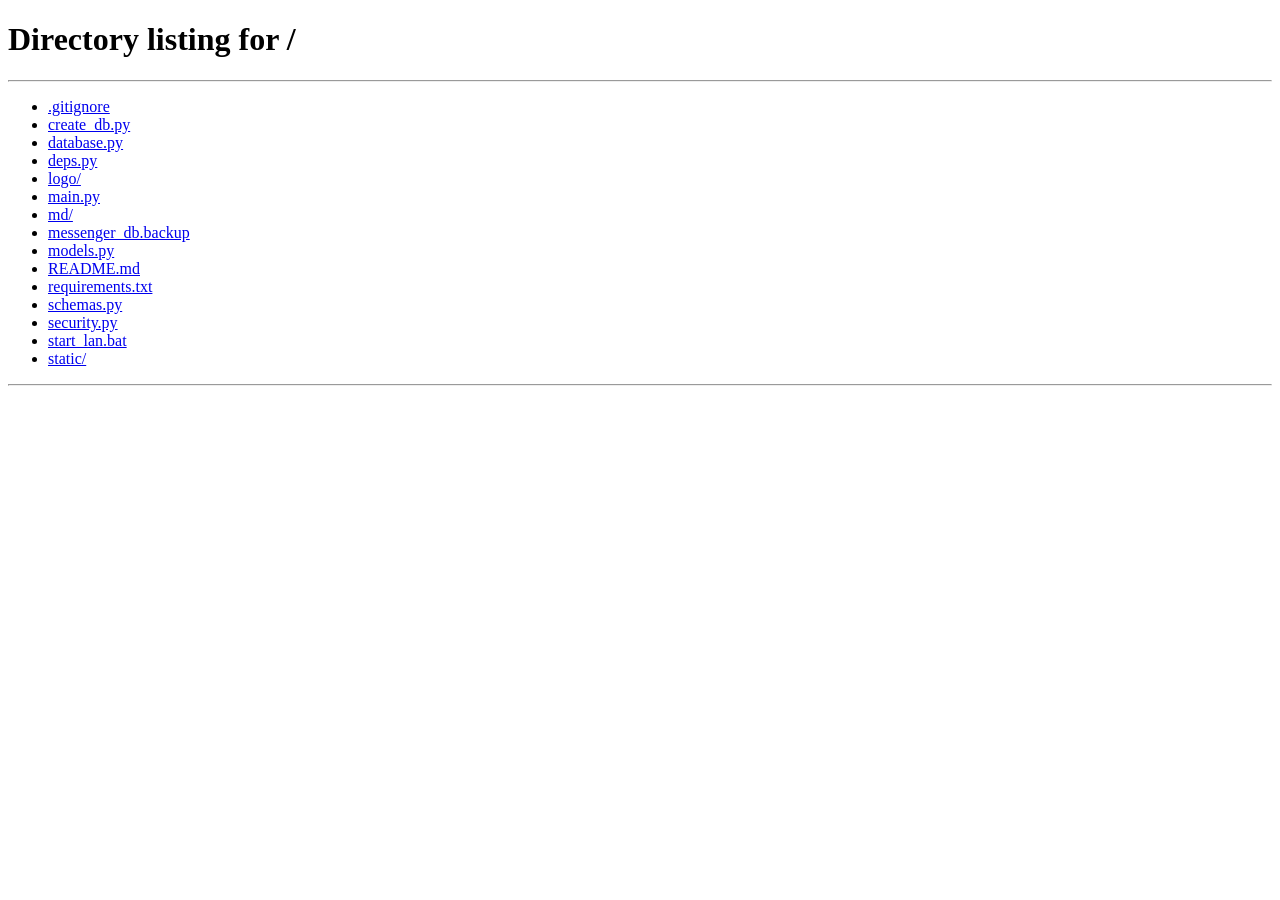
<file: static/index.html>
<!DOCTYPE html>
<html lang="ru">
<head>
  <meta charset="UTF-8">
  <meta name="viewport" content="width=device-width, initial-scale=1">
  <title>Kursach Messenger</title>
  <link rel="icon" type="image/svg+xml" href="/logo/Logo%20Kursach.svg">
  <link rel="apple-touch-icon" href="/logo/Logo%20Kursach.png">
  <link rel="stylesheet" href="/static/css/styles.css?v=18">
</head>
<body>
  <button id="themeToggle" class="secondary theme-toggle" type="button" aria-label="Переключить тему">Светлая тема</button>

  <main id="appScreen" class="app" aria-label="Kursach Messenger">
    <aside class="sidebar">
      <div class="sidebar-topbar">
        <div class="brand-mark">
          <img src="/logo/Logo%20Kursach.svg" alt="">
        </div>
        <div>
          <div class="app-name">Kursach</div>
          <div class="app-subtitle">Social messenger</div>
        </div>
        <button id="logoutBtn" class="icon-button logout-button" type="button" title="Выйти" aria-label="Выйти">⎋</button>
      </div>

      <div class="profile-card">
        <div id="meAvatar" class="avatar"></div>
        <div class="profile-copy">
          <div id="meName" class="current-user"></div>
          <div class="presence-line">
            <span class="status-dot"></span>
            <span id="wsStatus">Подключение...</span>
          </div>
          <button id="mePublicId" class="profile-id" type="button" title="Скопировать ID">ID: ...</button>
          <div id="meEmail" class="status"></div>
        </div>
        <button id="avatarBtn" class="icon-button avatar-button" type="button" title="Сменить аватар" aria-label="Сменить аватар">✦</button>
        <input id="avatarInput" class="hidden" type="file" accept="image/jpeg,image/png,image/webp,image/gif">
      </div>

      <div class="find-user">
        <button id="toggleFindUserBtn" class="find-user-toggle" type="button">Найти пользователя</button>
        <div id="findUserPanel" class="find-user-panel hidden">
          <div class="find-user-row">
            <input id="findUserIdInput" maxlength="8" placeholder="Введите ID">
            <button id="findUserBtn" class="icon-button" type="button" title="Найти" aria-label="Найти">⌕</button>
          </div>
          <div id="findUserResult" class="find-user-result"></div>
        </div>
      </div>

      <div class="create-group">
        <button id="toggleCreateGroupBtn" class="find-user-toggle" type="button">Создать группу</button>
      </div>

      <div class="search-shell">
        <span class="search-icon">⌕</span>
        <input id="contactSearch" type="search" placeholder="Поиск контактов">
      </div>

      <div class="section-heading">
        <h1>Сообщения</h1>
      </div>

      <div id="userList" class="users"></div>
    </aside>

    <section class="chat">
      <div class="ambient-grid" aria-hidden="true"></div>

      <header class="chat-title">
        <button id="backToContactsBtn" class="icon-button back-to-contacts" type="button" aria-label="Назад к контактам">‹</button>
        <div id="chatPeerAvatar" class="user-avatar chat-peer-avatar">?</div>
        <div class="chat-heading">
          <span id="chatTitle" class="chat-title-text">Выберите собеседника</span>
        </div>
        <button id="addGroupMembersBtn" class="add-members-button hidden" type="button">+ Участники</button>
      </header>

      <div id="typingIndicator" class="typing-indicator"></div>
      <div id="messages" class="messages"></div>
      <div id="messageMenu" class="message-menu hidden"></div>
      <button id="scrollToBottomBtn" class="scroll-bottom hidden" type="button" title="В конец переписки" aria-label="В конец переписки">↓</button>
      <div id="dropOverlay" class="drop-overlay">Отпустите файл, чтобы прикрепить изображение</div>
      <div id="chatError" class="error chat-error"></div>

      <form id="messageForm" class="composer hidden">
        <div id="replyPreview" class="reply-preview hidden">
          <div>
            <strong>Ответ</strong>
            <span id="replyPreviewText"></span>
          </div>
          <button id="clearReplyBtn" class="reply-clear" type="button" aria-label="Отменить ответ">×</button>
        </div>
        <button id="attachImageBtn" class="icon-button attach-button" type="button" title="Прикрепить файл" aria-label="Прикрепить файл">＋</button>
        <input id="messageImageInput" class="hidden" type="file">
        <div class="composer-input">
          <input id="messageText" maxlength="2000" placeholder="Напишите сообщение...">
        </div>
        <button class="icon-button emoji-button" type="button" title="Эмодзи" aria-label="Эмодзи">☺</button>
        <button class="send-button" type="submit" title="Отправить" aria-label="Отправить">➜</button>
      </form>
    </section>

    <div id="groupModal" class="modal-backdrop hidden">
      <form id="createGroupPanel" class="group-modal">
        <div class="modal-title-row">
          <div>
            <h2>Создать группу</h2>
            <p>Выберите участников из контактов</p>
          </div>
          <button id="closeGroupModalBtn" class="icon-button" type="button" aria-label="Закрыть">×</button>
        </div>

        <label for="groupTitleInput">Название</label>
        <input id="groupTitleInput" maxlength="80" placeholder="Например, Команда курсача">

        <div class="group-avatar-row">
          <button id="groupAvatarBtn" class="secondary" type="button">Аватар группы</button>
          <span id="groupAvatarName" class="group-avatar-name">Не выбран</span>
        </div>
        <input id="groupAvatarInput" class="hidden" type="file" accept="image/jpeg,image/png,image/webp,image/gif">

        <div class="modal-section-title">Участники</div>
        <div id="groupMembersList" class="group-members-list"></div>

        <div id="createGroupMessage" class="find-user-result"></div>

        <div class="modal-actions">
          <button id="cancelGroupBtn" class="secondary" type="button">Отмена</button>
          <button class="add-contact-button" type="submit">Создать</button>
        </div>
      </form>
    </div>

    <div id="addMembersModal" class="modal-backdrop hidden">
      <form id="addMembersPanel" class="group-modal">
        <div class="modal-title-row">
          <div>
            <h2>Добавить участников</h2>
            <p>Выберите людей из контактов</p>
          </div>
          <button id="closeAddMembersModalBtn" class="icon-button" type="button" aria-label="Закрыть">×</button>
        </div>

        <div id="addMembersList" class="group-members-list"></div>
        <div id="addMembersMessage" class="find-user-result"></div>

        <div class="modal-actions">
          <button id="cancelAddMembersBtn" class="secondary" type="button">Отмена</button>
          <button class="add-contact-button" type="submit">Добавить</button>
        </div>
      </form>
    </div>
  </main>

  <script src="/static/js/shared.js?v=18"></script>
  <script src="/static/js/messenger.js?v=19"></script>
</body>
</html>
</file>
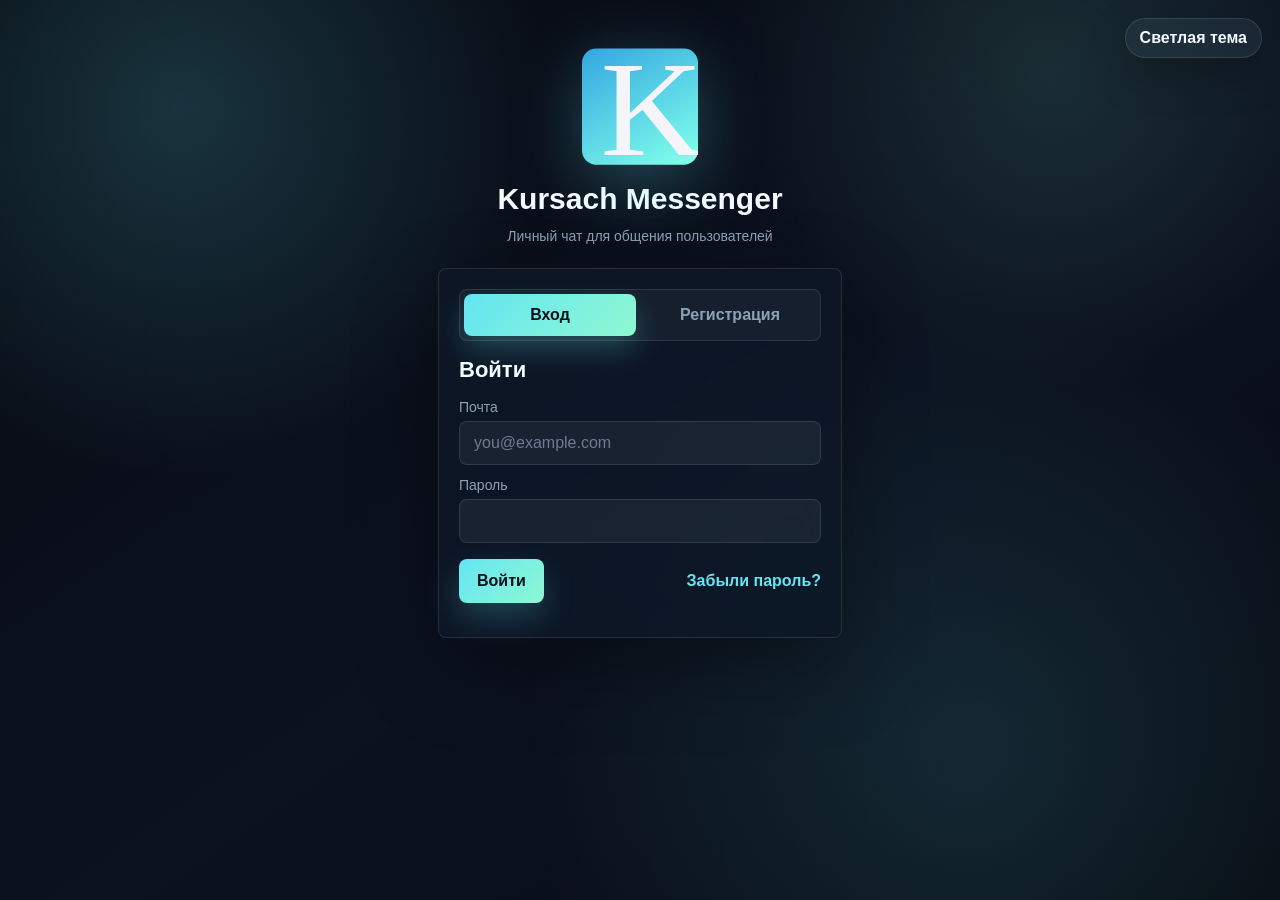
<file: static/auth.html>
﻿<!DOCTYPE html>
<html lang="ru">
<head>
  <meta charset="UTF-8">
  <meta name="viewport" content="width=device-width, initial-scale=1">
  <title>Kursach Messenger</title>
  <link rel="icon" type="image/svg+xml" href="/logo/Logo%20Kursach.svg">
  <link rel="apple-touch-icon" href="/logo/Logo%20Kursach.png">
  <link rel="stylesheet" href="/static/css/styles.css?v=3">
</head>
<body>
  <button id="themeToggle" class="secondary theme-toggle" type="button">Светлая тема</button>

  <main id="authScreen" class="auth">
    <section class="brand" aria-label="Логотип приложения">
      <img class="brand-logo" src="/logo/Logo%20Kursach.svg" alt="Kursach">
      <h1 class="brand-title">Kursach Messenger</h1>
      <p class="brand-subtitle">Личный чат для общения пользователей</p>
    </section>

    <section class="auth-card">
      <div class="auth-tabs">
        <button id="showLoginBtn" class="auth-tab active" type="button">Вход</button>
        <button id="showRegisterBtn" class="auth-tab" type="button">Регистрация</button>
      </div>

      <form id="loginForm">
        <h1>Войти</h1>
        <label for="loginEmail">Почта</label>
        <input id="loginEmail" type="email" autocomplete="email" placeholder="you@example.com" required>

        <label for="loginPassword">Пароль</label>
        <input id="loginPassword" type="password" autocomplete="current-password" required>

        <div class="auth-actions">
          <button type="submit">Войти</button>
          <button id="forgotBtn" class="link" type="button">Забыли пароль?</button>
        </div>
      </form>

      <form id="registerForm" class="hidden">
        <h1>Регистрация</h1>
        <label for="registerEmail">Почта</label>
        <input id="registerEmail" type="email" autocomplete="email" placeholder="you@example.com" required>

        <label for="registerUsername">Никнейм</label>
        <input id="registerUsername" autocomplete="username" placeholder="например, ivan" required>

        <label for="registerPassword">Пароль</label>
        <input id="registerPassword" type="password" autocomplete="new-password" placeholder="минимум 4 символа" required>

        <div class="auth-actions">
          <button type="submit">Создать аккаунт</button>
        </div>
      </form>

      <form id="forgotForm" class="hidden">
        <h1>Восстановление пароля</h1>
        <p class="hint">Введите почту аккаунта. Если SMTP настроен, код придет письмом.</p>

        <label for="forgotEmail">Почта</label>
        <input id="forgotEmail" type="email" autocomplete="email" required>

        <div class="auth-actions">
          <button type="submit">Получить код</button>
          <button class="link" type="button" data-screen="login">Назад ко входу</button>
        </div>
      </form>

      <form id="resetForm" class="hidden">
        <h1>Новый пароль</h1>
        <label for="resetEmail">Почта</label>
        <input id="resetEmail" type="email" autocomplete="email" required>

        <label for="resetCode">Код восстановления</label>
        <input id="resetCode" autocomplete="one-time-code" required>

        <label for="resetPassword">Новый пароль</label>
        <input id="resetPassword" type="password" autocomplete="new-password" required>

        <div class="auth-actions">
          <button type="submit">Сменить пароль</button>
          <button class="link" type="button" data-screen="login">Назад ко входу</button>
        </div>
      </form>

      <p id="authMessage" class="hint"></p>
      <p id="fileWarning" class="hint hidden">Страница открыта как файл. Запустите сервер и откройте http://127.0.0.1:8000</p>
    </section>
  </main>

  <script src="/static/js/shared.js?v=3"></script>
  <script src="/static/js/auth.js?v=3"></script>
</body>
</html>
</file>
<file: static/css/styles.css>
:root {
  color-scheme: dark;
  --bg: #070b12;
  --bg-2: #0b1220;
  --panel: rgba(15, 24, 38, 0.78);
  --panel-strong: rgba(17, 27, 43, 0.92);
  --panel-soft: rgba(255, 255, 255, 0.055);
  --app-shell: rgba(7, 11, 18, 0.42);
  --field-bg: rgba(255, 255, 255, 0.055);
  --field-bg-strong: rgba(255, 255, 255, 0.075);
  --chat-bg-1: rgba(8, 13, 22, 0.9);
  --chat-bg-2: rgba(12, 19, 32, 0.96);
  --chat-grid-dot: rgba(100, 229, 243, 0.24);
  --chat-sheen: rgba(255, 255, 255, 0.05);
  --incoming-bg: rgba(18, 29, 46, 0.82);
  --incoming-border: rgba(255, 255, 255, 0.09);
  --chip-bg: rgba(255, 255, 255, 0.12);
  --chip-bg-hover: rgba(255, 255, 255, 0.2);
  --message-image-bg: rgba(0, 0, 0, 0.18);
  --overlay-bg: rgba(6, 16, 24, 0.72);
  --line: rgba(255, 255, 255, 0.105);
  --line-strong: rgba(100, 229, 243, 0.28);
  --text: #f4fbff;
  --muted: #8fa1b5;
  --muted-2: #64758a;
  --accent: #64e5f3;
  --accent-2: #8ef8d2;
  --accent-dark: #25b8c9;
  --danger: #ff6b82;
  --success: #5cf5a3;
  --warning: #ffd166;
  --id-text: #041016;
  --id-bg: linear-gradient(135deg, rgba(100, 229, 243, 0.96), rgba(142, 248, 210, 0.92));
  --id-border: rgba(100, 229, 243, 0.56);
  --shadow: 0 28px 80px rgba(0, 0, 0, 0.38);
  --soft-shadow: 0 16px 44px rgba(0, 0, 0, 0.24);
  --glass: blur(22px) saturate(145%);
}

[data-theme="light"] {
  color-scheme: light;
  --bg: #f4fbff;
  --bg-2: #eaf6fb;
  --panel: rgba(255, 255, 255, 0.78);
  --panel-strong: rgba(255, 255, 255, 0.95);
  --panel-soft: rgba(13, 31, 45, 0.055);
  --app-shell: rgba(255, 255, 255, 0.58);
  --field-bg: rgba(255, 255, 255, 0.58);
  --field-bg-strong: rgba(255, 255, 255, 0.82);
  --chat-bg-1: rgba(236, 248, 252, 0.96);
  --chat-bg-2: rgba(219, 237, 244, 0.94);
  --chat-grid-dot: rgba(37, 184, 201, 0.22);
  --chat-sheen: rgba(8, 31, 42, 0.035);
  --incoming-bg: rgba(255, 255, 255, 0.76);
  --incoming-border: rgba(12, 40, 58, 0.12);
  --chip-bg: rgba(4, 16, 22, 0.065);
  --chip-bg-hover: rgba(4, 16, 22, 0.11);
  --message-image-bg: rgba(12, 40, 58, 0.07);
  --overlay-bg: rgba(236, 248, 252, 0.78);
  --line: rgba(12, 40, 58, 0.12);
  --line-strong: rgba(37, 184, 201, 0.35);
  --text: #0c1722;
  --muted: #627386;
  --muted-2: #7d8b99;
  --danger: #d93d59;
  --id-text: #03323a;
  --id-bg: linear-gradient(135deg, rgba(100, 229, 243, 0.34), rgba(255, 255, 255, 0.78));
  --id-border: rgba(37, 184, 201, 0.55);
  --shadow: 0 28px 80px rgba(18, 99, 123, 0.16);
  --soft-shadow: 0 16px 44px rgba(18, 99, 123, 0.12);
}

* { box-sizing: border-box; }

html,
body { height: 100%; }

body {
  margin: 0;
  min-height: 100vh;
  overflow: hidden;
  color: var(--text);
  font-family: Inter, "Segoe UI", Arial, sans-serif;
  background:
    radial-gradient(circle at 14% 12%, rgba(100, 229, 243, 0.18), transparent 23rem),
    radial-gradient(circle at 82% 8%, rgba(142, 248, 210, 0.12), transparent 20rem),
    radial-gradient(circle at 76% 84%, rgba(100, 229, 243, 0.12), transparent 28rem),
    linear-gradient(145deg, var(--bg), var(--bg-2) 54%, var(--bg));
}

body::before {
  content: "";
  position: fixed;
  inset: 0;
  pointer-events: none;
  opacity: 0.34;
  background-image:
    linear-gradient(rgba(100, 229, 243, 0.055) 1px, transparent 1px),
    linear-gradient(90deg, rgba(100, 229, 243, 0.045) 1px, transparent 1px);
  background-size: 72px 72px;
  mask-image: radial-gradient(circle at 50% 42%, #000, transparent 78%);
}

body::after {
  content: "";
  position: fixed;
  inset: 0;
  z-index: 4;
  pointer-events: none;
  opacity: 0;
  background:
    radial-gradient(circle at var(--flow-x, 86%) var(--flow-y, 12%), color-mix(in srgb, var(--accent) 42%, transparent), transparent 22rem),
    linear-gradient(135deg, transparent, color-mix(in srgb, var(--panel-soft) 58%, transparent), transparent);
  transform: translate3d(-8%, 6%, 0) scale(1.08);
}

body.auth-theme-flow::after { animation: authThemeFlow 0.85s ease both; }

@keyframes authThemeFlow {
  0% { opacity: 0; transform: translate3d(-10%, 7%, 0) scale(1.08); }
  38% { opacity: 0.78; }
  100% { opacity: 0; transform: translate3d(10%, -7%, 0) scale(1.16); }
}

h1,
h2,
p { margin-top: 0; }

h1 {
  margin-bottom: 16px;
  font-size: 22px;
  font-weight: 760;
}

label {
  display: block;
  margin: 12px 0 6px;
  color: var(--muted);
  font-size: 14px;
}

input {
  width: 100%;
  min-width: 0;
  padding: 12px 14px;
  border: 1px solid var(--line);
  border-radius: 8px;
  outline: none;
  background: var(--field-bg);
  color: var(--text);
  font: inherit;
  transition: border-color 0.2s ease, box-shadow 0.2s ease, background 0.2s ease;
}

input::placeholder { color: color-mix(in srgb, var(--muted) 72%, transparent); }

input:focus {
  border-color: var(--line-strong);
  box-shadow: 0 0 0 4px rgba(100, 229, 243, 0.09);
  background: var(--field-bg-strong);
}

button {
  border: 0;
  border-radius: 8px;
  font: inherit;
  font-weight: 720;
  cursor: pointer;
  transition: transform 0.18s ease, border-color 0.18s ease, background 0.18s ease, color 0.18s ease, box-shadow 0.18s ease;
}

button:hover { transform: translateY(-1px); }
button:active { transform: translateY(0); }

button.link {
  padding: 0;
  border: 0;
  background: transparent;
  color: var(--accent);
  font-weight: 700;
}

.secondary {
  padding: 10px 14px;
  background: var(--field-bg);
  border: 1px solid var(--line);
  color: var(--text);
}

.hidden { display: none !important; }

.theme-toggle {
  position: fixed;
  top: 18px;
  right: 18px;
  z-index: 5;
  border-radius: 999px;
  backdrop-filter: var(--glass);
  box-shadow: var(--soft-shadow);
}

.auth {
  max-width: 440px;
  margin: 0 auto;
  padding: 40px 18px 44px;
  position: relative;
  z-index: 1;
}

.brand {
  display: grid;
  justify-items: center;
  gap: 12px;
  margin-bottom: 24px;
  text-align: center;
}

.brand-logo {
  width: 116px;
  height: 130px;
  object-fit: contain;
  filter: drop-shadow(0 18px 34px rgba(100, 229, 243, 0.28));
}

.brand-title {
  margin: 0;
  font-size: 30px;
  font-weight: 820;
}

.brand-subtitle {
  margin: 0;
  color: var(--muted);
  font-size: 14px;
}

.auth-card {
  padding: 20px;
  border: 1px solid var(--line);
  border-radius: 8px;
  background: var(--panel);
  backdrop-filter: var(--glass);
  box-shadow: var(--shadow);
}

#loginForm,
#registerForm,
#forgotForm,
#resetForm {
  animation: authFormIn 0.36s ease both;
  transform-origin: 50% 18px;
}

@keyframes authFormIn {
  0% { opacity: 0; transform: translateY(10px) scale(0.985); }
  100% { opacity: 1; transform: translateY(0) scale(1); }
}

.auth-tabs {
  display: grid;
  grid-template-columns: 1fr 1fr;
  gap: 8px;
  margin-bottom: 16px;
  padding: 4px;
  border: 1px solid var(--line);
  border-radius: 8px;
  background: rgba(255, 255, 255, 0.045);
}

.auth-tab {
  min-height: 42px;
  background: transparent;
  color: var(--muted);
}

.auth-tab.active {
  background: linear-gradient(135deg, var(--accent), var(--accent-2));
  color: #061018;
  box-shadow: 0 14px 30px rgba(100, 229, 243, 0.24);
}

.hint,
.error,
.success {
  margin-top: 12px;
  color: var(--muted);
  font-size: 14px;
  line-height: 1.5;
  white-space: pre-line;
}

.error { color: var(--danger); }
.success { color: var(--success); }

.auth-actions {
  display: flex;
  align-items: center;
  justify-content: space-between;
  gap: 12px;
  margin-top: 16px;
}

.auth-actions button[type="submit"] {
  min-height: 44px;
  padding: 0 18px;
  background: linear-gradient(135deg, var(--accent), var(--accent-2));
  color: #061018;
  box-shadow: 0 14px 32px rgba(100, 229, 243, 0.22);
}

.app {
  position: relative;
  z-index: 1;
  display: grid;
  grid-template-columns: minmax(300px, 360px) minmax(0, 1fr);
  width: min(1480px, calc(100vw - 32px));
  height: min(920px, calc(100vh - 32px));
  margin: 16px auto;
  overflow: hidden;
  border: 1px solid var(--line);
  border-radius: 8px;
  background: var(--app-shell);
  box-shadow: var(--shadow);
}

.sidebar,
.chat-title,
.composer {
  background: var(--panel);
  backdrop-filter: var(--glass);
}

.sidebar {
  display: flex;
  flex-direction: column;
  gap: 16px;
  min-height: 0;
  padding: 18px;
  border-right: 1px solid var(--line);
  overflow: hidden;
}

.sidebar-topbar,
.profile-card,
.section-heading,
.presence-line,
.user,
.chat-title,
.composer,
.message-meta,
.message-tools {
  display: flex;
  align-items: center;
}

.sidebar-topbar { gap: 12px; }

.brand-mark {
  width: 44px;
  height: 44px;
  display: grid;
  place-items: center;
  border: 1px solid var(--line-strong);
  border-radius: 8px;
  background: rgba(100, 229, 243, 0.08);
}

.brand-mark img {
  width: 28px;
  height: 32px;
  object-fit: contain;
}

.app-name {
  font-size: 17px;
  font-weight: 820;
  letter-spacing: 0;
}

.app-subtitle {
  margin-top: 2px;
  color: var(--muted);
  font-size: 12px;
}

.logout-button { margin-left: auto; }

.profile-card {
  gap: 12px;
  padding: 14px;
  border: 1px solid var(--line);
  border-radius: 8px;
  background:
    linear-gradient(135deg, rgba(100, 229, 243, 0.09), transparent),
    rgba(255, 255, 255, 0.045);
  box-shadow: var(--soft-shadow);
}

.profile-copy {
  min-width: 0;
  flex: 1;
}

.avatar,
.user-avatar {
  display: inline-grid;
  place-items: center;
  flex: 0 0 auto;
  overflow: hidden;
  border-radius: 50%;
  background:
    radial-gradient(circle at 28% 22%, rgba(255, 255, 255, 0.9), transparent 18%),
    linear-gradient(135deg, var(--accent), var(--accent-2));
  color: #061018;
  font-weight: 860;
}

.avatar {
  width: 54px;
  height: 54px;
  border: 1px solid var(--line-strong);
  box-shadow: 0 14px 36px rgba(100, 229, 243, 0.22);
}

.user-avatar {
  width: 46px;
  height: 46px;
  font-size: 16px;
}

.avatar img,
.user-avatar img {
  width: 100%;
  height: 100%;
  object-fit: cover;
}

.current-user {
  overflow: hidden;
  text-overflow: ellipsis;
  white-space: nowrap;
  font-weight: 800;
}

.status {
  margin-top: 4px;
  overflow: hidden;
  color: var(--muted-2);
  font-size: 12px;
  text-overflow: ellipsis;
  white-space: nowrap;
}

.profile-id {
  width: fit-content;
  max-width: 100%;
  margin-top: 7px;
  padding: 5px 8px;
  border: 1px solid var(--id-border);
  border-radius: 999px;
  background: var(--id-bg);
  color: var(--id-text);
  font-size: 12px;
  font-weight: 900;
  box-shadow: 0 10px 22px rgba(100, 229, 243, 0.16);
}

.profile-id:hover {
  border-color: var(--accent);
  box-shadow: 0 14px 30px rgba(100, 229, 243, 0.24);
}

.presence-line {
  gap: 7px;
  margin-top: 4px;
  color: var(--muted);
  font-size: 12px;
  font-weight: 650;
}

.status-dot,
.chat-presence-dot {
  width: 9px;
  height: 9px;
  border-radius: 999px;
  background: var(--success);
  box-shadow: 0 0 0 4px rgba(92, 245, 163, 0.13), 0 0 18px rgba(92, 245, 163, 0.42);
}

.avatar-button {
  color: var(--accent);
  background: rgba(100, 229, 243, 0.08);
}

.avatar-button:hover {
  background: rgba(100, 229, 243, 0.15);
}

.icon-button {
  width: 40px;
  height: 40px;
  display: inline-grid;
  place-items: center;
  flex: 0 0 auto;
  padding: 0;
  border: 1px solid var(--line);
  border-radius: 8px;
  background: var(--field-bg);
  color: var(--text);
}

.icon-button:hover {
  border-color: var(--line-strong);
  background: rgba(100, 229, 243, 0.105);
  color: var(--accent);
  box-shadow: 0 12px 28px rgba(0, 0, 0, 0.18);
}

.search-shell {
  position: relative;
}

.find-user {
  display: grid;
  gap: 8px;
}

.create-group {
  display: grid;
  gap: 8px;
}

.find-user-toggle {
  min-height: 42px;
  padding: 0 12px;
  border: 1px solid var(--line-strong);
  border-radius: 8px;
  background: rgba(100, 229, 243, 0.08);
  color: var(--accent);
  font-weight: 820;
}

.find-user-toggle:hover {
  background: rgba(100, 229, 243, 0.14);
}

.find-user-panel {
  display: grid;
  gap: 8px;
  padding: 10px;
  border: 1px solid var(--line);
  border-radius: 8px;
  background: var(--field-bg);
}

.find-user-row {
  display: flex;
  gap: 8px;
}

.find-user-row input {
  height: 40px;
  text-transform: uppercase;
}

.find-user-result {
  min-height: 0;
  color: var(--muted);
  font-size: 13px;
}

.found-user {
  display: flex;
  align-items: center;
  gap: 10px;
}

.found-user-copy {
  min-width: 0;
  flex: 1;
}

.found-user-name {
  overflow: hidden;
  color: var(--text);
  font-weight: 820;
  text-overflow: ellipsis;
  white-space: nowrap;
}

.found-user-id {
  margin-top: 2px;
  color: var(--muted);
  font-size: 12px;
}

.add-contact-button {
  min-height: 34px;
  padding: 0 10px;
  border: 1px solid var(--line-strong);
  border-radius: 8px;
  background: linear-gradient(135deg, var(--accent), var(--accent-2));
  color: #041016;
  font-size: 12px;
  font-weight: 860;
}

.group-avatar-row {
  display: flex;
  align-items: center;
  gap: 8px;
}

.group-avatar-row .secondary {
  min-height: 38px;
  flex: 0 0 auto;
}

.group-avatar-name {
  min-width: 0;
  overflow: hidden;
  color: var(--muted);
  font-size: 12px;
  text-overflow: ellipsis;
  white-space: nowrap;
}

.modal-backdrop {
  position: absolute;
  inset: 0;
  z-index: 10;
  display: grid;
  place-items: center;
  padding: 18px;
  background: rgba(4, 10, 16, 0.54);
  backdrop-filter: blur(14px);
}

.group-modal {
  width: min(460px, 100%);
  max-height: min(720px, calc(100vh - 40px));
  display: flex;
  flex-direction: column;
  gap: 12px;
  padding: 18px;
  border: 1px solid var(--line);
  border-radius: 8px;
  background: var(--panel-strong);
  box-shadow: var(--shadow);
}

.modal-title-row {
  display: flex;
  align-items: flex-start;
  justify-content: space-between;
  gap: 14px;
}

.modal-title-row h2 {
  margin: 0;
  font-size: 20px;
}

.modal-title-row p {
  margin: 4px 0 0;
  color: var(--muted);
  font-size: 13px;
}

.modal-section-title {
  color: var(--muted);
  font-size: 13px;
  font-weight: 800;
}

.group-members-list {
  display: flex;
  flex-direction: column;
  gap: 8px;
  min-height: 92px;
  max-height: 260px;
  overflow-y: auto;
  padding-right: 2px;
}

.group-member-option {
  display: flex;
  align-items: center;
  gap: 10px;
  min-height: 58px;
  margin: 0;
  padding: 8px;
  border: 1px solid var(--line);
  border-radius: 8px;
  background: var(--field-bg);
  cursor: pointer;
}

.group-member-option:hover {
  border-color: var(--line-strong);
  background: var(--field-bg-strong);
}

.group-member-option input {
  width: 16px;
  height: 16px;
  flex: 0 0 auto;
}

.group-member-copy {
  min-width: 0;
  display: grid;
  gap: 2px;
}

.group-member-copy strong,
.group-member-copy span {
  overflow: hidden;
  text-overflow: ellipsis;
  white-space: nowrap;
}

.group-member-copy strong {
  color: var(--text);
  font-size: 14px;
}

.group-member-copy span,
.group-members-empty {
  color: var(--muted);
  font-size: 12px;
}

.group-members-empty {
  padding: 12px;
  border: 1px dashed var(--line);
  border-radius: 8px;
}

.modal-actions {
  display: flex;
  justify-content: flex-end;
  gap: 10px;
}

.search-shell input {
  height: 46px;
  padding-left: 42px;
  border-radius: 8px;
  background: var(--field-bg);
}

.search-icon {
  position: absolute;
  left: 15px;
  top: 50%;
  z-index: 1;
  color: var(--muted);
  transform: translateY(-50%);
}

.section-heading {
  justify-content: space-between;
  gap: 12px;
}

.section-heading h1 {
  margin: 0;
  font-size: 18px;
}

.users {
  display: flex;
  flex-direction: column;
  gap: 8px;
  min-height: 0;
  overflow-y: auto;
  padding-right: 2px;
}

.users::-webkit-scrollbar,
.messages::-webkit-scrollbar { width: 8px; }

.users::-webkit-scrollbar-thumb,
.messages::-webkit-scrollbar-thumb {
  border-radius: 999px;
  background: rgba(100, 229, 243, 0.18);
}

.user {
  position: relative;
  width: 100%;
  gap: 12px;
  min-height: 74px;
  padding: 11px;
  border: 1px solid transparent;
  border-radius: 8px;
  color: var(--text);
  background: transparent;
  text-align: left;
}

.user:hover {
  border-color: rgba(100, 229, 243, 0.16);
  background: var(--field-bg);
}

.user.active {
  border-color: var(--line-strong);
  background:
    linear-gradient(135deg, rgba(100, 229, 243, 0.16), rgba(255, 255, 255, 0.055)),
    rgba(255, 255, 255, 0.05);
  box-shadow: 0 14px 34px rgba(0, 0, 0, 0.16);
}

.user-body {
  min-width: 0;
  flex: 1;
}

.user-row {
  display: flex;
  justify-content: space-between;
  gap: 10px;
}

.user-name {
  display: inline-flex;
  align-items: center;
  gap: 8px;
  min-width: 0;
  overflow: hidden;
  font-weight: 790;
}

.user-name-text,
.last-message {
  overflow: hidden;
  text-overflow: ellipsis;
  white-space: nowrap;
}

.last-message {
  margin-top: 6px;
  color: var(--muted);
  font-size: 13px;
  font-weight: 520;
}

.last-time {
  flex: 0 0 auto;
  color: var(--muted-2);
  font-size: 12px;
  font-weight: 650;
}

.unread-badge {
  min-width: 22px;
  height: 22px;
  display: inline-grid;
  place-items: center;
  padding: 0 7px;
  border-radius: 999px;
  background: linear-gradient(135deg, var(--accent), var(--accent-2));
  color: #061018;
  font-size: 12px;
  font-weight: 860;
  box-shadow: 0 0 0 3px rgba(100, 229, 243, 0.12);
  animation: unreadBadgeIn 0.28s ease both;
}

.unread-badge.bump { animation: unreadBadgeBump 0.52s ease both; }

@keyframes unreadBadgeIn {
  0% { opacity: 0; transform: translateY(4px) scale(0.7); }
  100% { opacity: 1; transform: translateY(0) scale(1); }
}

@keyframes unreadBadgeBump {
  0% { transform: scale(0.76); box-shadow: 0 0 0 0 rgba(100, 229, 243, 0.42); }
  45% { transform: scale(1.22); box-shadow: 0 0 0 8px rgba(100, 229, 243, 0); }
  72% { transform: scale(0.94); }
  100% { transform: scale(1); box-shadow: 0 0 0 3px rgba(100, 229, 243, 0.12); }
}

.chat {
  position: relative;
  display: flex;
  flex-direction: column;
  min-width: 0;
  min-height: 0;
  overflow: hidden;
  background:
    radial-gradient(circle at 28% 14%, rgba(100, 229, 243, 0.12), transparent 20rem),
    radial-gradient(circle at 82% 74%, rgba(142, 248, 210, 0.11), transparent 22rem),
    linear-gradient(150deg, var(--chat-bg-1), var(--chat-bg-2));
}

.ambient-grid {
  position: absolute;
  inset: 0;
  pointer-events: none;
  opacity: 0.42;
  background-image:
    radial-gradient(circle at 1px 1px, rgba(100, 229, 243, 0.24) 1px, transparent 0),
    linear-gradient(120deg, var(--chat-sheen), transparent 34%);
  background-size: 26px 26px, 100% 100%;
  mask-image: linear-gradient(#000, rgba(0, 0, 0, 0.58), transparent 110%);
}

.chat-title {
  position: relative;
  z-index: 2;
  gap: 14px;
  min-height: 74px;
  padding: 14px 18px;
  border-bottom: 1px solid var(--line);
}

.back-to-contacts { display: none; }

.chat-peer-avatar {
  width: 46px;
  height: 46px;
}

.chat-heading {
  min-width: 0;
  flex: 1;
}

.add-members-button {
  min-height: 38px;
  padding: 0 12px;
  border: 1px solid var(--line-strong);
  border-radius: 8px;
  background: rgba(100, 229, 243, 0.08);
  color: var(--accent);
  font-size: 13px;
  font-weight: 860;
  white-space: nowrap;
}

.add-members-button:hover {
  background: rgba(100, 229, 243, 0.15);
}

.chat-title-text {
  display: block;
  overflow: hidden;
  text-overflow: ellipsis;
  white-space: nowrap;
  font-size: 17px;
  font-weight: 820;
}

.chat-status {
  display: block;
  margin-top: 4px;
  overflow: hidden;
  color: var(--muted);
  font-size: 13px;
  font-weight: 610;
  text-overflow: ellipsis;
  white-space: nowrap;
}

.typing-indicator {
  position: relative;
  z-index: 2;
  min-height: 28px;
  padding: 7px 24px 0;
  color: var(--accent);
  font-size: 13px;
  font-weight: 760;
  opacity: 0;
  transform: translateY(-3px);
  transition: opacity 0.18s ease, transform 0.18s ease;
}

.typing-indicator.active {
  opacity: 1;
  transform: translateY(0);
}

.messages {
  position: relative;
  z-index: 1;
  flex: 1;
  display: flex;
  flex-direction: column;
  gap: 10px;
  min-height: 0;
  padding: 22px 26px 18px;
  overflow-y: auto;
}

.scroll-bottom {
  position: absolute;
  right: 28px;
  bottom: 96px;
  z-index: 4;
  width: 44px;
  height: 44px;
  display: grid;
  place-items: center;
  padding: 0;
  border: 1px solid var(--line-strong);
  border-radius: 999px;
  background: linear-gradient(135deg, var(--accent), var(--accent-2));
  color: #041016;
  font-size: 22px;
  font-weight: 860;
  box-shadow: 0 18px 42px rgba(100, 229, 243, 0.26), var(--soft-shadow);
}

.scroll-bottom:hover {
  color: #041016;
  box-shadow: 0 22px 48px rgba(100, 229, 243, 0.34), var(--soft-shadow);
}

.empty-state {
  max-width: 430px;
  margin: auto;
  padding: 28px;
  border: 1px solid var(--line);
  border-radius: 8px;
  background: var(--field-bg);
  color: var(--muted);
  text-align: center;
  backdrop-filter: var(--glass);
}

.empty-state strong {
  display: block;
  margin-bottom: 8px;
  color: var(--text);
  font-size: 20px;
}

.message {
  position: relative;
  max-width: min(620px, 74%);
  padding: 10px 12px 8px;
  border-radius: 8px;
  line-height: 1.42;
  overflow-wrap: anywhere;
  box-shadow: var(--soft-shadow);
  backdrop-filter: blur(18px) saturate(135%);
  transition: transform 0.18s ease, box-shadow 0.18s ease;
}

.message:hover {
  transform: translateY(-1px);
  box-shadow: 0 20px 46px rgba(0, 0, 0, 0.3);
}

.message.reply-source {
  outline: 2px solid color-mix(in srgb, var(--accent) 72%, transparent);
  outline-offset: 3px;
  box-shadow: 0 0 0 6px rgba(100, 229, 243, 0.1), var(--soft-shadow);
}

.message.menu-source {
  outline: 1px solid color-mix(in srgb, var(--accent) 58%, transparent);
  outline-offset: 2px;
}

.message.deleted {
  opacity: 0.72;
  font-style: italic;
}

.message.mine {
  align-self: flex-end;
  border-bottom-right-radius: 3px;
  background:
    linear-gradient(135deg, rgba(100, 229, 243, 0.96), rgba(142, 248, 210, 0.92));
  color: #041016;
}

.message.their {
  align-self: flex-start;
  border: 1px solid var(--incoming-border);
  border-bottom-left-radius: 3px;
  background: var(--incoming-bg);
  color: var(--text);
}

.message-reply {
  margin-bottom: 8px;
  padding: 7px 9px;
  border-left: 3px solid currentColor;
  border-radius: 8px;
  background: var(--chip-bg);
  opacity: 0.82;
  font-size: 12px;
  font-weight: 700;
}

.message-author {
  margin-bottom: 4px;
  color: var(--accent);
  font-size: 12px;
  font-weight: 860;
}

.message-image {
  display: block;
  width: min(330px, 100%);
  max-height: 340px;
  margin-bottom: 8px;
  border-radius: 8px;
  object-fit: contain;
  background: var(--message-image-bg);
}

.message-file {
  display: flex;
  align-items: center;
  gap: 10px;
  min-width: min(280px, 100%);
  margin-top: 4px;
  padding: 10px;
  border: 1px solid var(--line);
  border-radius: 8px;
  background: var(--chip-bg);
  color: inherit;
  text-decoration: none;
}

.message-file:hover {
  background: var(--chip-bg-hover);
}

.message-file-icon {
  width: 34px;
  height: 34px;
  display: inline-grid;
  place-items: center;
  flex: 0 0 auto;
  border-radius: 8px;
  background: color-mix(in srgb, var(--accent) 24%, transparent);
  color: currentColor;
  font-weight: 860;
}

.message-file-info {
  min-width: 0;
  display: grid;
  gap: 2px;
}

.message-file-info strong,
.message-file-info span {
  overflow: hidden;
  text-overflow: ellipsis;
  white-space: nowrap;
}

.message-file-info strong {
  font-size: 13px;
}

.message-file-info span {
  opacity: 0.68;
  font-size: 12px;
  font-weight: 700;
}

.message-text {
  font-size: 14px;
}

.message-meta {
  justify-content: flex-end;
  gap: 8px;
  margin-top: 6px;
  opacity: 0.66;
  font-size: 11px;
  line-height: 1.15;
  font-weight: 720;
}

.read-status {
  color: currentColor;
  letter-spacing: 0;
}

.message-menu {
  position: absolute;
  z-index: 6;
  min-width: 176px;
  padding: 6px;
  border: 1px solid var(--line);
  border-radius: 8px;
  background: var(--panel-strong);
  box-shadow: var(--shadow);
  backdrop-filter: var(--glass);
}

.message-menu-item {
  width: 100%;
  min-height: 36px;
  display: flex;
  align-items: center;
  padding: 0 10px;
  border-radius: 8px;
  background: transparent;
  color: var(--text);
  text-align: left;
  font-size: 13px;
  font-weight: 760;
}

.message-menu-item:hover {
  background: var(--chip-bg-hover);
}

.message-menu-item.danger {
  color: var(--danger);
}

.composer {
  position: relative;
  z-index: 2;
  flex-wrap: wrap;
  gap: 10px;
  padding: 16px 18px;
  border-top: 1px solid var(--line);
}

.reply-preview {
  display: flex;
  align-items: center;
  justify-content: space-between;
  gap: 12px;
  width: 100%;
  min-height: 44px;
  padding: 9px 10px 9px 12px;
  border: 1px solid var(--line-strong);
  border-left: 3px solid var(--accent);
  border-radius: 8px;
  background: color-mix(in srgb, var(--accent) 10%, var(--panel));
  box-shadow: 0 10px 26px rgba(100, 229, 243, 0.1);
}

.reply-preview strong {
  display: block;
  margin-bottom: 2px;
  color: var(--accent);
  font-size: 12px;
}

.reply-preview span {
  display: block;
  overflow: hidden;
  color: var(--text);
  font-size: 13px;
  font-weight: 650;
  text-overflow: ellipsis;
  white-space: nowrap;
}

.reply-preview > div {
  min-width: 0;
}

.reply-clear {
  width: 30px;
  height: 30px;
  display: inline-grid;
  place-items: center;
  flex: 0 0 auto;
  padding: 0;
  border: 1px solid var(--line);
  border-radius: 8px;
  background: var(--chip-bg);
  color: var(--text);
  font-size: 18px;
  line-height: 1;
}

.reply-clear:hover {
  background: var(--chip-bg-hover);
}

.composer-input {
  flex: 1;
  min-width: 0;
}

.composer-input input {
  height: 48px;
  border-radius: 8px;
  background: var(--field-bg-strong);
}

.attach-button,
.emoji-button,
.send-button {
  width: 48px;
  height: 48px;
}

.send-button {
  display: inline-grid;
  place-items: center;
  padding: 0;
  border-radius: 8px;
  background: linear-gradient(135deg, var(--accent), var(--accent-2));
  color: #041016;
  box-shadow: 0 16px 34px rgba(100, 229, 243, 0.26);
}

.send-button:hover {
  color: #041016;
  box-shadow: 0 20px 42px rgba(100, 229, 243, 0.34);
}

.drop-overlay {
  position: absolute;
  inset: 92px 26px 92px;
  z-index: 5;
  display: none;
  place-items: center;
  border: 1px dashed rgba(100, 229, 243, 0.75);
  border-radius: 8px;
  background: var(--overlay-bg);
  color: var(--accent);
  font-weight: 820;
  backdrop-filter: var(--glass);
}

.chat.drag-over .drop-overlay { display: grid; }

.chat-error {
  position: relative;
  z-index: 3;
  margin: 0;
  padding: 0 18px 10px;
}

@media (min-width: 1500px) {
  .app {
    grid-template-columns: 380px minmax(0, 1fr);
    height: min(960px, calc(100vh - 40px));
  }

  .messages { padding-inline: 42px; }
}

@media (max-width: 900px) {
  body { overflow: hidden; }

  .theme-toggle {
    top: 10px;
    right: 10px;
  }

  .app {
    display: block;
    width: 100%;
    height: 100svh;
    margin: 0;
    border: 0;
    border-radius: 0;
  }

  .sidebar {
    height: 100%;
    border-right: 0;
  }

  .chat {
    display: none;
    height: 100%;
  }

  .app.chat-open .sidebar { display: none; }
  .app.chat-open .chat { display: flex; }
  .back-to-contacts { display: inline-grid; }
}

@media (max-width: 620px) {
  .theme-toggle { display: none; }
  .messages { padding: 16px 12px; }
  .scroll-bottom {
    right: 16px;
    bottom: 82px;
  }
  .message { max-width: 88%; }
  .composer { padding: 12px; gap: 8px; }
  .emoji-button { display: none; }
  .attach-button,
  .send-button { width: 44px; height: 44px; }
  .composer-input input { height: 44px; }
  .auth-actions { align-items: stretch; flex-direction: column; }
}
</file>
